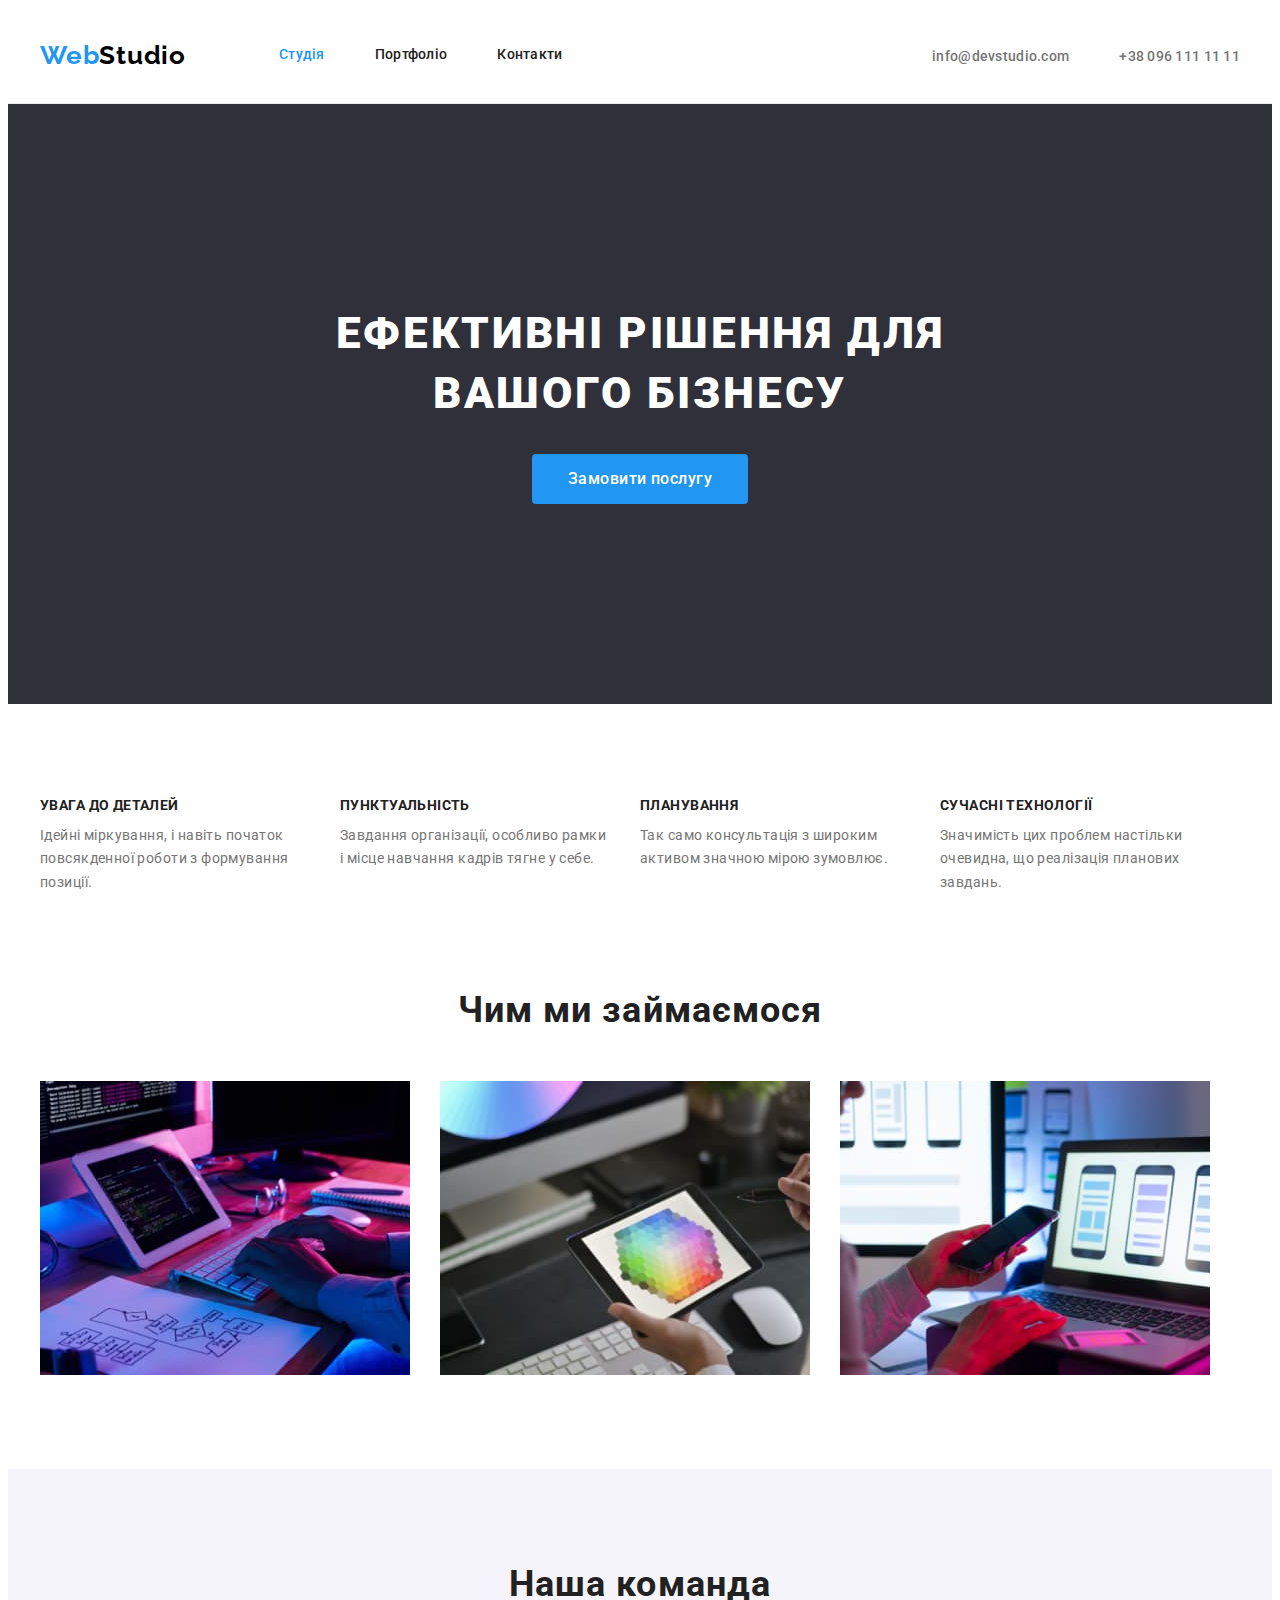
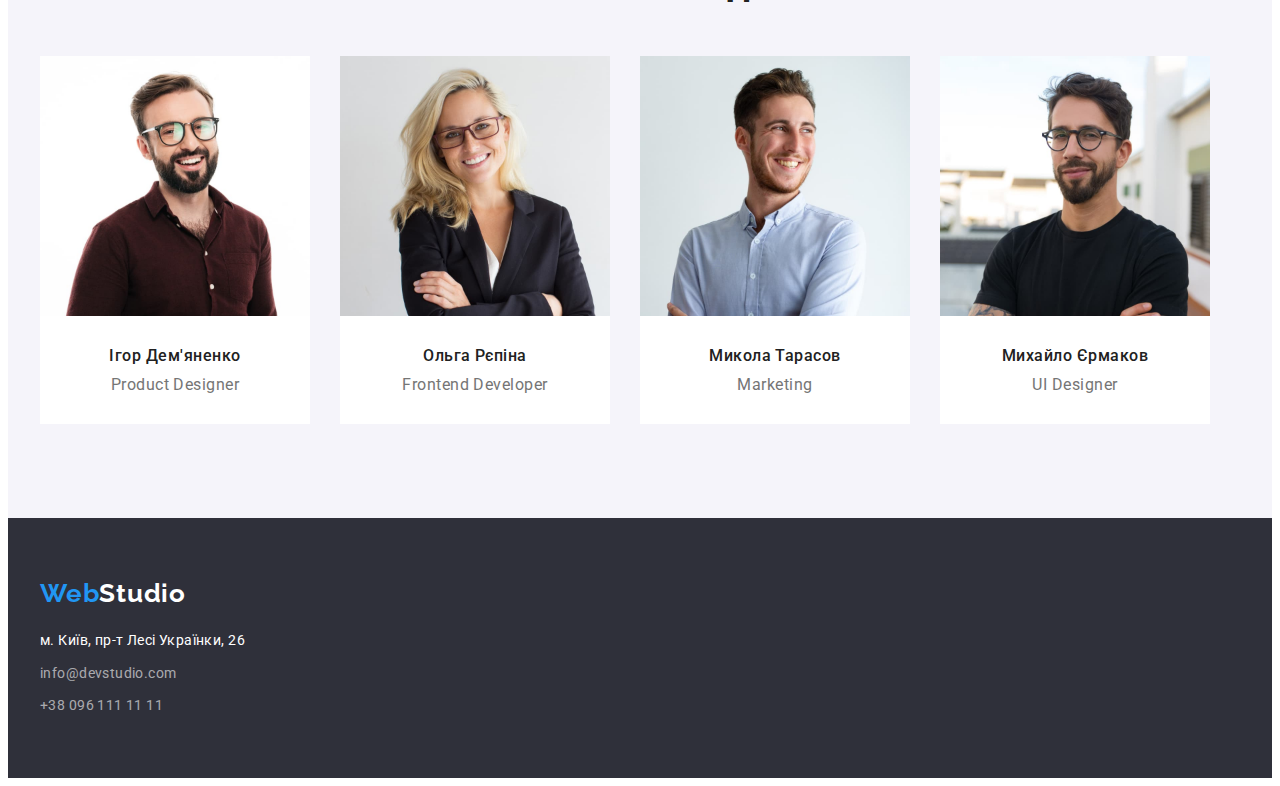
<file: index.html>
<!DOCTYPE html>
<html lang="uk">
  <head>
    <meta charset="UTF-8" />
    <meta http-equiv="X-UA-Compatible" content="IE=edge" />
    <meta name="viewport" content="width=<device-width>, initial-scale=1.0" />
    <title>Студія</title>
    <link rel="preconnect" href="https://fonts.googleapis.com" />
    <link rel="preconnect" href="https://fonts.gstatic.com" crossorigin />
    <link
      href="https://fonts.googleapis.com/css2?family=Raleway:wght@700&family=Roboto:wght@400;500;700;900&display=swap"
      rel="stylesheet"
    />
    <link
      rel="stylesheet"
      href="https://cdnjs.cloudflare.com/ajax/libs/modern-normalize/1.1.0/modern-normalize.min.css"
      integrity="sha512-wpPYUAdjBVSE4KJnH1VR1HeZfpl1ub8YT/NKx4PuQ5NmX2tKuGu6U/JRp5y+Y8XG2tV+wKQpNHVUX03MfMFn9Q=="
      crossorigin="anonymous"
      referrerpolicy="no-referrer"
    />
    <link rel="stylesheet" href="./css/styles.css" />
  </head>
  <body>
    <header class="header">
      <div class="container header-container">
        <nav class="nav">
          <a class="logo link" href="./index.html"
            >Web<span class="logo-to">Studio</span></a
          >
          <ul class="site-nav list">
            <li class="nav-list-item">
              <a class="nav-link link current" href="./index.html">Студія</a>
            </li>
            <li class="nav-list-item">
              <a class="nav-link link" href="./portfolio.html">Портфоліо</a>
            </li>
            <li class="nav-list-item">
              <a class="nav-link link" href="#">Контакти</a>
            </li>
          </ul>
        </nav>
        <div class="header-address">
          <ul class="site-contact list">
            <li class="nav-item">
              <a class="nav-mail link" href="mailto:info@devstudio.com"
                >info@devstudio.com</a
              >
            </li>
            <li class="nav-item">
              <a class="nav-tel link" href="tel:+380961111111"
                >+38 096 111 11 11</a
              >
            </li>
          </ul>
        </div>
      </div>
    </header>
    <main>
      <section class="hero section">
        <div class="container hero-container">
          <h1 class="title">Ефективні рішення для вашого бізнесу</h1>
          <button type="button" class="button order">Замовити послугу</button>
        </div>
      </section>

      <section class="hidden section">
        <div class="container">
          <h2 class="visually-hidden">Наші переваги</h2>
          <ul class="hidden-list list">
            <li class="hidden-item">
              <h3 class="caption">Увага до деталей</h3>
              <p class="content">
                Ідейні міркування, і навіть початок повсякденної роботи з
                формування позиції.
              </p>
            </li>
            <li class="hidden-item">
              <h3 class="caption">Пунктуальність</h3>
              <p class="content">
                Завдання організації, особливо рамки і місце навчання кадрів
                тягне у себе.
              </p>
            </li>

            <li class="hidden-item">
              <h3 class="caption">Планування</h3>
              <p class="content">
                Так само консультація з широким активом значною мірою зумовлює.
              </p>
            </li>
            <li class="hidden-item">
              <h3 class="caption">Сучасні технології</h3>
              <p class="content">
                Значимість цих проблем настільки очевидна, що реалізація
                планових завдань.
              </p>
            </li>
          </ul>
        </div>
      </section>
      <!--Чим займаються-->
      <section class="about section">
        <div class="container">
          <h2 class="subtitle">Чим ми займаємося</h2>
          <ul class="about-list list">
            <li class="about-item">
              <img src="./images/box1.jpg" alt="Рзробка" width="370" />
            </li>
            <li class="about-item">
              <img src="./images/img1.jpg" alt="Дизайн" width="370" />
            </li>
            <li class="about-item">
              <img src="./images/img2.jpg" alt="Тестування" width="370" />
            </li>
          </ul>
        </div>
      </section>
      <!--Команда-->
      <section class="team section">
        <div class="container">
          <h2 class="subtitle">Наша команда</h2>
          <ul class="section-list list">
            <li class="picture">
              <img src="./images/img4.jpg" alt="Ігор Дем'яненко" width="270" />
              <div class="name-special">
                <h3 class="name">Ігор Дем'яненко</h3>
                <p class="specialist">Product Designer</p>
              </div>
            </li>
            <li class="picture">
              <img src="./images/img3.jpg" alt="Ольга Рєпіна" width="270" />
              <div class="name-special">
                <h3 class="name">Ольга Рєпіна</h3>
                <p class="specialist">Frontend Developer</p>
              </div>
            </li>
            <li class="picture">
              <img src="./images/img6.jpg" alt="Микола Тарасов" width="270" />
              <div class="name-special">
                <h3 class="name">Микола Тарасов</h3>
                <p class="specialist">Marketing</p>
              </div>
            </li>
            <li class="picture">
              <img src="./images/img5.jpg" alt="Михайло Єрмаков" width="270" />
              <div class="name-special">
                <h3 class="name">Михайло Єрмаков</h3>
                <p class="specialist">UI Designer</p>
              </div>
            </li>
          </ul>
        </div>
      </section>
    </main>
    <!--Футер-->
    <footer class="footer">
      <div class="container">
        <a class="logo link" href="./index.html"
          >Web<span class="footer-logo">Studio</span></a
        >
        <address class="address">
          <ul class="list">
            <li class="address-list-item">
              <a
                class="footer-address link"
                href="https://goo.gl/maps/AHgMUpBDEuagTDZh7"
                target="_blank"
                rel="noopener noreferrer nofolbow"
                >м. Київ, пр-т Лесі Українки, 26</a
              >
            </li>
            <li class="address-list-item">
              <a class="address-mail link" href="mailto:info@devstudio.com"
                >info@devstudio.com</a
              >
            </li>
            <li class="address-list-item">
              <a class="address-tel link" href="tel:+380961111111"
                >+38 096 111 11 11</a
              >
            </li>
          </ul>
        </address>
      </div>
    </footer>
  </body>
</html>
</file>
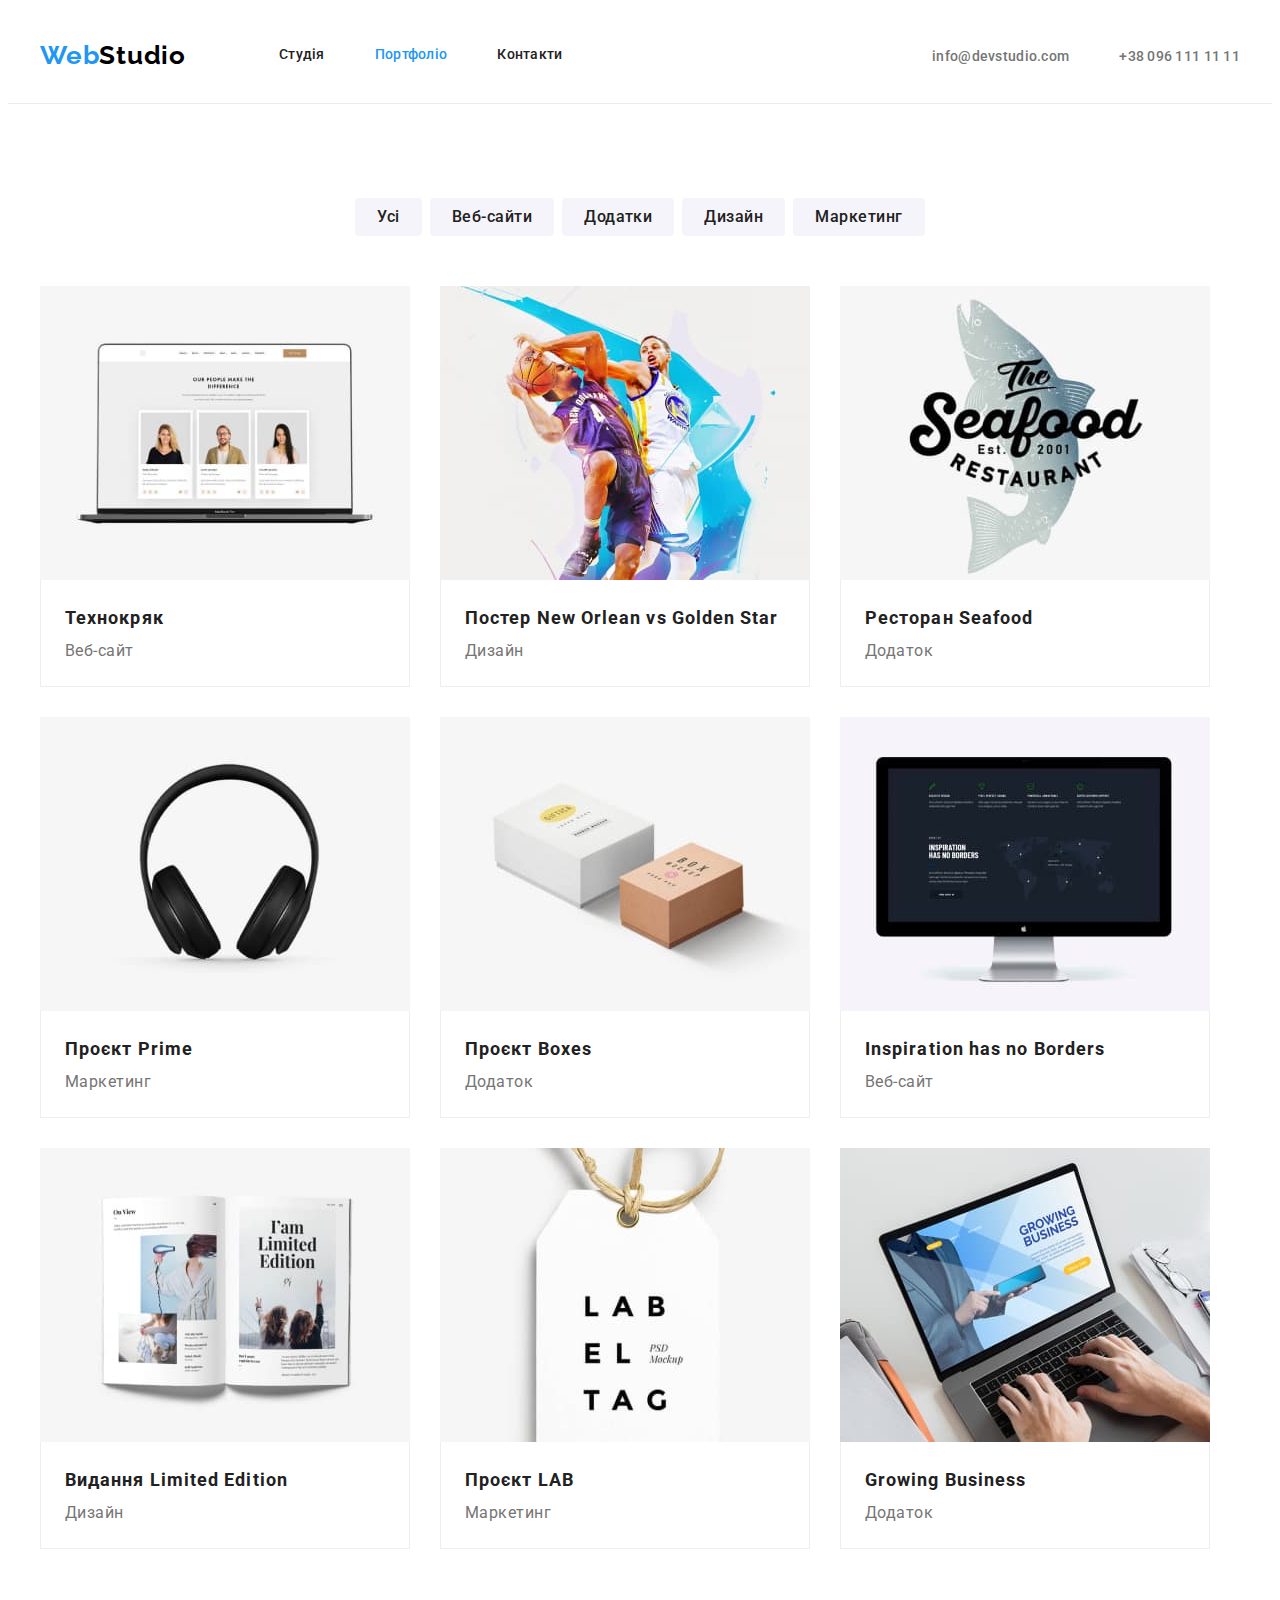
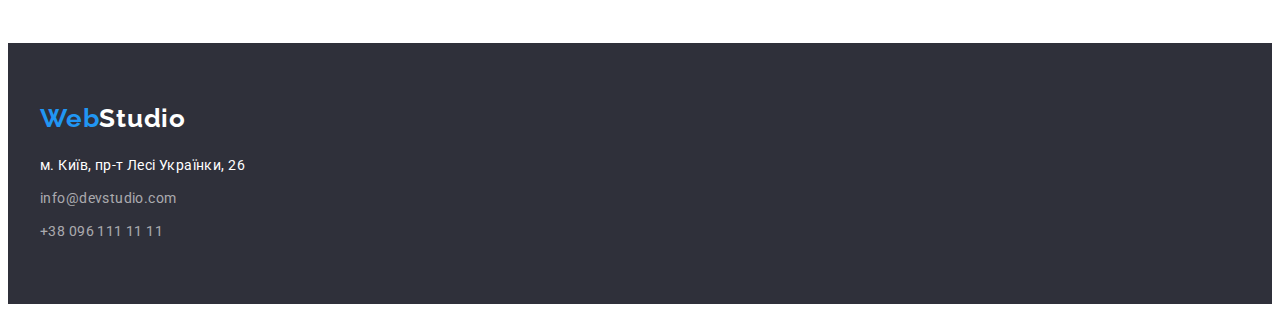
<file: portfolio.html>
<!DOCTYPE html>
<html lang="uk">
  <head>
    <meta charset="UTF-8" />
    <meta http-equiv="X-UA-Compatible" content="IE=edge" />
    <meta name="viewport" content="width=device-width, initial-scale=1.0" />
    <title>Portfolio</title>
    <link rel="preconnect" href="https://fonts.googleapis.com" />
    <link rel="preconnect" href="https://fonts.gstatic.com" crossorigin />
    <link
      href="https://fonts.googleapis.com/css2?family=Raleway:wght@700&family=Roboto:wght@400;500;700;900&display=swap"
      rel="stylesheet"
    />
    <link
      rel="stylesheet"
      href="https://cdnjs.cloudflare.com/ajax/libs/modern-normalize/1.1.0/modern-normalize.min.css"
      integrity="sha512-wpPYUAdjBVSE4KJnH1VR1HeZfpl1ub8YT/NKx4PuQ5NmX2tKuGu6U/JRp5y+Y8XG2tV+wKQpNHVUX03MfMFn9Q=="
      crossorigin="anonymous"
      referrerpolicy="no-referrer"
    />
    <link rel="stylesheet" href="./css/styles.css" />
  </head>
  <body>
    <header class="header">
      <div class="container header-container">
        <nav class="nav">
          <a class="logo link" href="./index.html"
            >Web<span class="logo-to">Studio</span></a
          >
          <ul class="site-nav list">
            <li class="nav-list-item">
              <a class="nav-link link" href="./index.html">Студія</a>
            </li>
            <li class="nav-list-item">
              <a class="nav-link link current" href="./portfolio.html"
                >Портфоліо</a
              >
            </li>
            <li class="nav-list-item">
              <a class="nav-link link" href="#">Контакти</a>
            </li>
          </ul>
        </nav>
        <div class="header-address">
          <ul class="site-contact list">
            <li class="nav-item">
              <a class="nav-mail link" href="mailto:info@devstudio.com"
                >info@devstudio.com</a
              >
            </li>
            <li class="nav-item">
              <a class="nav-tel link" href="tel:+380961111111"
                >+38 096 111 11 11</a
              >
            </li>
          </ul>
        </div>
      </div>
    </header>
    <main>
      <section class="portfolio section">
        <div class="container portfolio-container">
          <h1 class="visually-hidden">Портфоліо</h1>

          <ul class="button-list list">
            <li class="button-item">
              <button type="button" class="button">Усі</button>
            </li>
            <li class="button-item">
              <button type="button" class="button">Веб-сайти</button>
            </li>
            <li class="button-item">
              <button type="button" class="button">Додатки</button>
            </li>
            <li class="button-item">
              <button type="button" class="button">Дизайн</button>
            </li>
            <li class="button-item">
              <button type="button" class="button">Маркетинг</button>
            </li>
          </ul>

          <ul class="portfolio-list list">
            <li class="portfolio-item">
              <a class="link" href="#">
                <img src="./images/img7.jpg" alt="Tehnocrak" width="370" />
                <div class="card-content">
                  <h2 class="text">Технокряк</h2>
                  <p class="subtext">Веб-сайт</p>
                </div>
              </a>
            </li>
            <li class="portfolio-item">
              <a class="link" href="#">
                <img src="./images/img8.jpg" alt="Golden Star" width="370" />
                <div class="card-content">
                  <h2 class="text">Постер New Orlean vs Golden Star</h2>
                  <p class="subtext">Дизайн</p>
                </div>
              </a>
            </li>
            <li class="portfolio-item">
              <a class="link" href="#">
                <img src="./images/img9.jpg" alt="Seafood" width="370" />
                <div class="card-content">
                  <h2 class="text">Ресторан Seafood</h2>
                  <p class="subtext">Додаток</p>
                </div>
              </a>
            </li>
            <li class="portfolio-item">
              <a class="link" href="#">
                <img src="./images/img10.jpg" alt="Prime" width="370" />
                <div class="card-content">
                  <h2 class="text">Проєкт Prime</h2>
                  <p class="subtext">Маркетинг</p>
                </div>
              </a>
            </li>
            <li>
              <a class="link" href="#">
                <img src="./images/img11.jpg" alt="Boxes" width="370" />
                <div class="card-content">
                  <h2 class="text">Проєкт Boxes</h2>
                  <p class="subtext">Додаток</p>
                </div>
              </a>
            </li>
            <li>
              <a class="link" href="#">
                <img src="./images/img12.jpg" alt="Inspiration" width="370" />
                <div class="card-content">
                  <h2 class="text">Inspiration has no Borders</h2>
                  <p class="subtext">Веб-сайт</p>
                </div>
              </a>
            </li>
            <li>
              <a class="link" href="#">
                <img
                  src="./images/img13.jpg"
                  alt="Limited Edition"
                  width="370"
                />
                <div class="card-content">
                  <h2 class="text">Видання Limited Edition</h2>
                  <p class="subtext">Дизайн</p>
                </div>
              </a>
            </li>
            <li>
              <a class="link" href="#">
                <img src="./images/img14.jpg" alt="Lab" width="370" />
                <div class="card-content">
                  <h2 class="text">Проєкт LAB</h2>
                  <p class="subtext">Маркетинг</p>
                </div>
              </a>
            </li>
            <li>
              <a class="link" href="#">
                <img
                  src="./images/img15.jpg"
                  alt="Growing Business"
                  width="370"
                />
                <div class="card-content">
                  <h2 class="text">Growing Business</h2>
                  <p class="subtext">Додаток</p>
                </div>
              </a>
            </li>
          </ul>
        </div>
      </section>
    </main>
    <footer class="footer">
      <div class="container">
        <a class="logo link" href="./index.html"
          >Web<span class="footer-logo">Studio</span></a
        >
        <address class="address">
          <ul class="list">
            <li class="address-list-item">
              <a
                class="footer-address link"
                href="https://goo.gl/maps/AHgMUpBDEuagTDZh7"
                target="_blank"
                rel="noopener noreferrer nofolbow"
                >м. Київ, пр-т Лесі Українки, 26</a
              >
            </li>
            <li class="address-list-item">
              <a class="address-mail link" href="mailto:info@devstudio.com"
                >info@devstudio.com</a
              >
            </li>
            <li class="address-list-item">
              <a class="address-tel link" href="tel:+380961111111"
                >+38 096 111 11 11</a
              >
            </li>
          </ul>
        </address>
      </div>
    </footer>
  </body>
</html>
</file>
<file: css/styles.css>
:root {
  --primary-text-color: #212121;
  --title-text-color: #757575;
  --accent-color: #2196f3;
  --text-logo-studio: #000000;
  --headin-color: #ffffff;
  --background-hero: #2f303a;
  --background-grup: #f5f4fa;
  --background-color-fon: #f5f5f5;
  --color-button: #188ce8;
  --card-set-gap: 30px;
}

body {
  font-family: "Roboto", sans-serif;
  color: var(--primary-text-color);
  background-color: var(--headin-color);
}

p,
h1,
h2,
h3,
h4,
h5,
h6 {
  margin: 0;
}
ul,
ol {
  margin: 0;
  padding-left: 0;
}
img {
  display: block;
  max-width: 100%;
  height: auto;
}
buton {
  cursor: pointer;
}
.visually-hidden {
  position: absolute;
  white-space: nowrap;
  width: 1px;
  height: 1px;
  overflow: hidden;
  border: 0;
  padding: 0;
  clip: rect(0 0 0 0);
  clip-path: inset(50%);
  margin: -1px;
}

.link {
  text-decoration: none;
}
.list {
  list-style: none;
}
.container {
  width: 1200px;
  padding-left: 15px;
  padding-right: 15px;
  margin: 0 auto;
  /* outline: 1px solid red; */
}
.section {
  padding-top: 94px;
  padding-bottom: 94px;
}
/* logo */
.header {
  border-bottom: 1px solid #ececec;
}
.logo {
  font-family: "Raleway", sans-serif;
  font-weight: 700;
  font-size: 26px;
  line-height: 1.19;
  letter-spacing: 0.03em;
  color: var(--accent-color);
}
.logo-to {
  color: var(--text-logo-studio);
  margin-right: 93px;
}
/* nav */
.nav {
  display: flex;
  align-items: center;
}
.header-container {
  display: flex;
  align-items: center;
  padding-top: 32px;
  padding-bottom: 32px;
}
.header-address {
  margin-left: auto;
}
.site-contact {
  display: flex;
  align-items: center;
  gap: 50px;
}
.nav-list-item {
  font-weight: 500;
  font-size: 14px;
  line-height: 1.14;
  letter-spacing: 0.02em;
}
.nav-link {
  font-weight: 500;
  font-size: 14px;
  line-height: 1.14;
  letter-spacing: 0.02em;
  color: var(--primary-text-color);
}
.nav-link:hover,
.nav-link:focus {
  color: var(--accent-color);
}
.site-nav {
  display: flex;
  gap: 50px;
}
.site-nav .nav-link.current {
  color: var(--accent-color);
}
.nav-mail {
  font-weight: 500;
  font-size: 14px;
  line-height: 1.14;
  letter-spacing: 0.02em;
  color: var(--title-text-color);
}
.nav-tel {
  font-weight: 500;
  font-size: 14px;
  line-height: 1.14;
  letter-spacing: 0.02em;
  color: var(--title-text-color);
}
.nav-tel:hover,
.nav-tel:focus,
.nav-mail:hover,
.nav-mail:focus {
  color: var(--accent-color);
}
/* main */
.title {
  font-weight: 900;
  font-size: 44px;
  line-height: 1.36;
  text-align: center;
  letter-spacing: 0.06em;
  text-transform: uppercase;
  max-width: 696px;
  margin: 0 auto;
  margin-bottom: 30px;
  color: var(--headin-color);
}

.hero {
  padding-top: 200px;
  padding-bottom: 200px;
}
/* botton */
.button {
  font-family: inherit;
  font-weight: 700;
  font-size: 16px;
  line-height: 1.88;
  display: flex;
  align-items: center;
  text-align: center;
  letter-spacing: 0.06em;
}
.button.order {
  color: var(--headin-color);
  background: var(--accent-color);
  border: none;
  border-radius: 4px;
  margin: 0 auto;
  display: block;
  margin-top: 30px;
  min-width: 216px;
  height: 50px;
  padding: 10px 32px;
}
.button.order:hover,
.button.order:focus {
  background-color: var(--color-button);
}
.hero,
.footer {
  background: var(--background-hero);
}
/* Наші переваги */

.hidden-list {
  display: flex;
  gap: var(--card-set-gap);
}
.hidden-item {
  width: 270px;
}
.caption {
  font-weight: 700;
  font-size: 14px;
  line-height: 1.14;
  letter-spacing: 0.03em;
  text-transform: uppercase;
  margin-bottom: 10px;
}
.content {
  font-weight: 400;
  font-size: 14px;
  line-height: 1.71;
  letter-spacing: 0.03em;
  color: var(--title-text-color);
}
/* about */
.about {
  padding-top: 0;
}
.about-list {
  display: flex;
  gap: var(--card-set-gap);
}
.about-item {
  width: calc((100%-var(--card-set-gap) * 2) / 3);
}
/* Команда */
.subtitle {
  font-weight: 700;
  font-size: 36px;
  line-height: 1.17;
  text-align: center;
  letter-spacing: 0.03em;
  color: inherit;
  margin-bottom: 50px;
}
.team {
  background-color: var(--background-grup);
}
.section-list {
  display: flex;
  gap: var(--card-set-gap);
}
.picture {
  width: calc((100%-var(--card-set-gap) * 3) / 4);
}
.name {
  font-weight: 500;
  font-size: 16px;
  line-height: 1.19;
  text-align: center;
  letter-spacing: 0.03em;
  color: var(--primary-text-color);
  margin-bottom: 10px;
}
.specialist {
  font-weight: 400;
  font-size: 16px;
  line-height: 1.19;
  text-align: center;
  letter-spacing: 0.03em;
  color: var(--title-text-color);
}
.picture {
  background-color: var(--headin-color);
}
.name-special {
  padding-top: 30px;
  padding-bottom: 30px;
}
/* footer */
.footer {
  padding-top: 60px;
  padding-bottom: 60px;
}
.footer-logo {
  color: var(--headin-color);
}
.address {
  margin-top: 20px;
}
.footer-address {
  font-family: inherit;
  font-style: normal;
  font-weight: 400;
  font-size: 14px;
  line-height: 1.71;
  letter-spacing: 0.03em;
  color: var(--headin-color);
  display: inline-block;
}
.address-list-item:not(:last-child) {
  margin-bottom: 9px;
}
.address-tel,
.address-mail {
  font-family: inherit;
  font-style: normal;
  font-weight: 400;
  font-size: 14px;
  line-height: 1.71;
  letter-spacing: 0.03em;
  color: rgba(255, 255, 255, 0.6);
}
.address-tel:hover,
.address-tel:focus,
.address-mail:hover,
.address-mail:focus,
.footer-address:hover,
.footer-address:focus {
  color: var(--accent-color);
}
/* ----------------------ПОРТФОЛІО--------------------------- */
/*Кнопки-фільтри*/
.button {
  font-weight: 500;
  font-size: 16px;
  line-height: 1.63;
  text-align: center;
  letter-spacing: 0.03em;
  border-radius: 4px;
  color: var(--primary-text-color);
  background-color: var(--background-grup);
  border: none;
  cursor: pointer;
  padding: 6px 22px;
}
.button:hover,
.button:focus {
  color: var(--headin-color);
  background-color: var(--accent-color);
}
.button-list {
  display: flex;
  margin: 0 auto;
  justify-content: center;
  gap: 8px;
  margin-bottom: 50px;
}

/* Галерея */
.portfolio-list {
  display: flex;
  flex-wrap: wrap;
  gap: var(--card-set-gap);
}

.portfolio-item {
  width: ((100%-var(--card-set-gap) * 2/3));
}
.card-content {
  padding: 20px 24px;
  border: 1px solid #eeeeee;
  border-top: none;
}
.text {
  font-weight: 700;
  font-size: 18px;
  line-height: 2;
  letter-spacing: 0.06em;
  color: var(--primary-text-color);
}
.subtext {
  font-weight: 400;
  font-size: 16px;
  line-height: 1.88;
  letter-spacing: 0.03em;
  color: var(--title-text-color);
}
</file>
